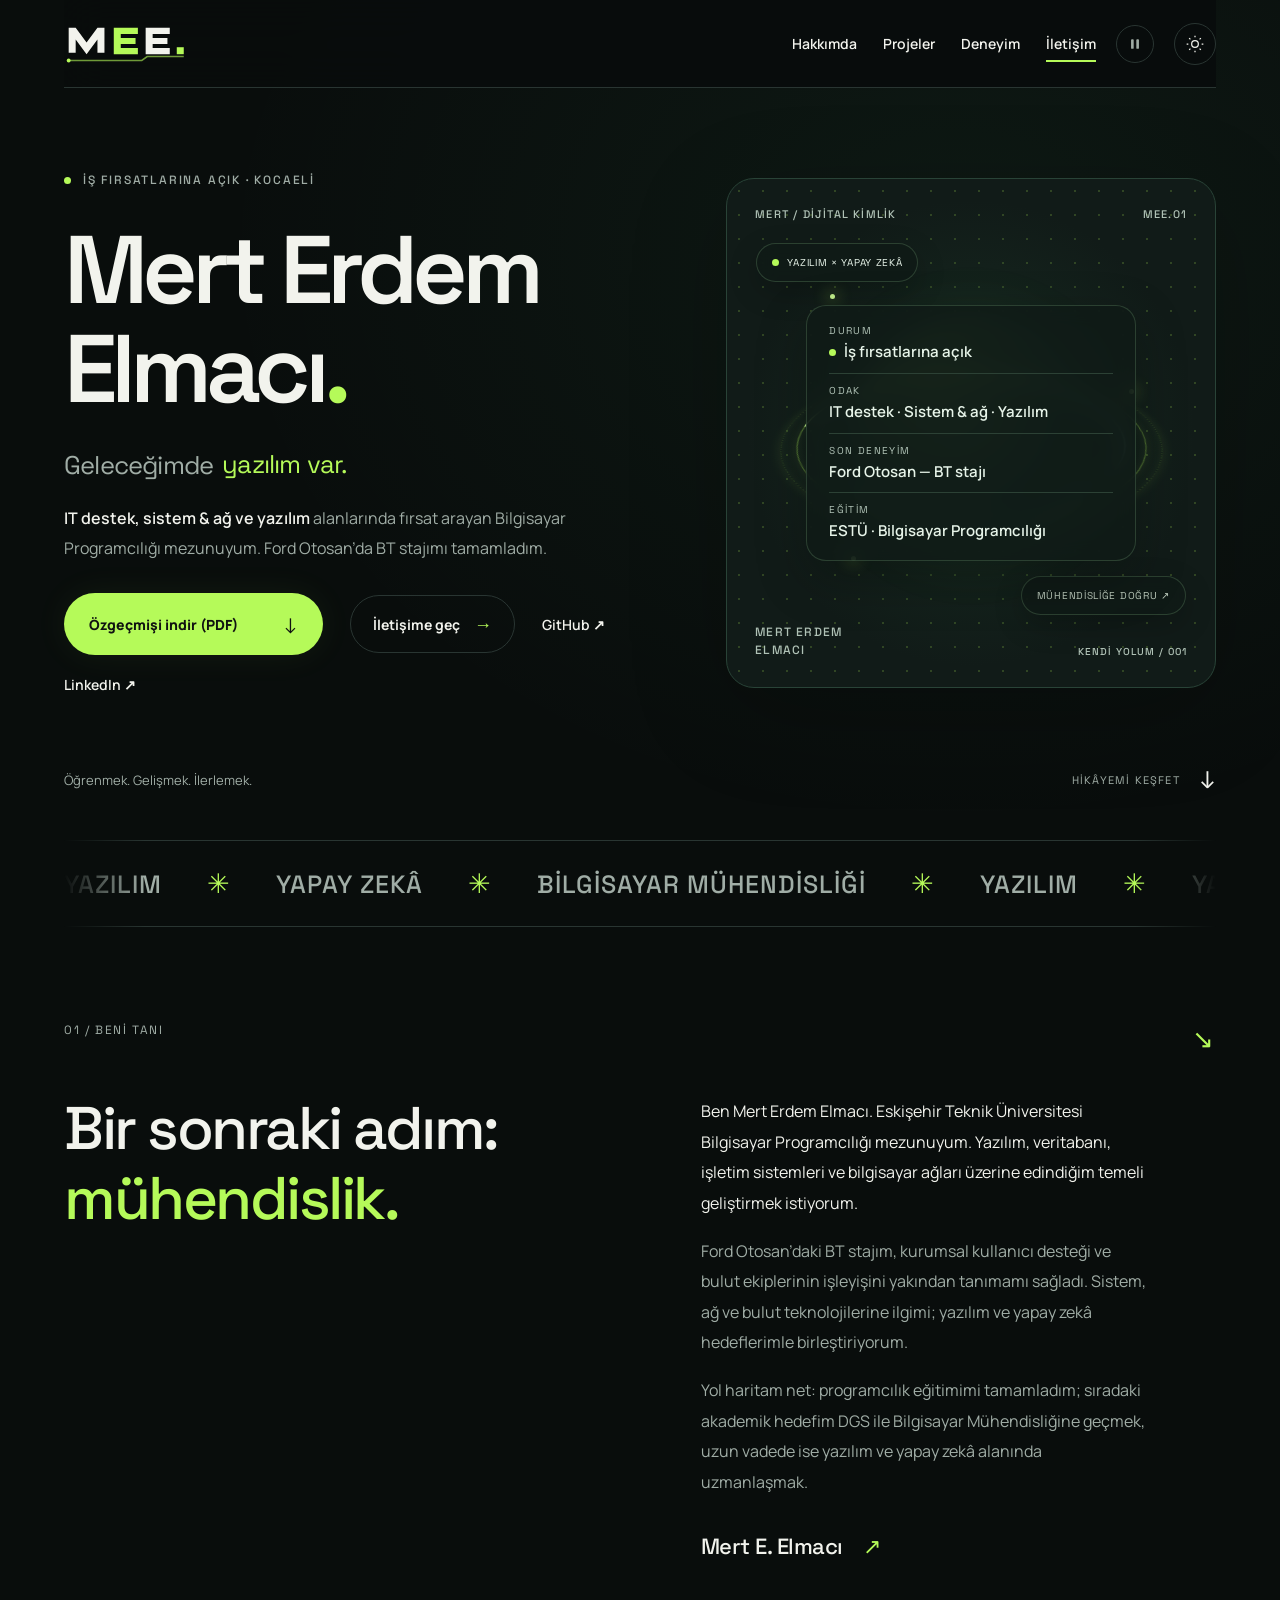
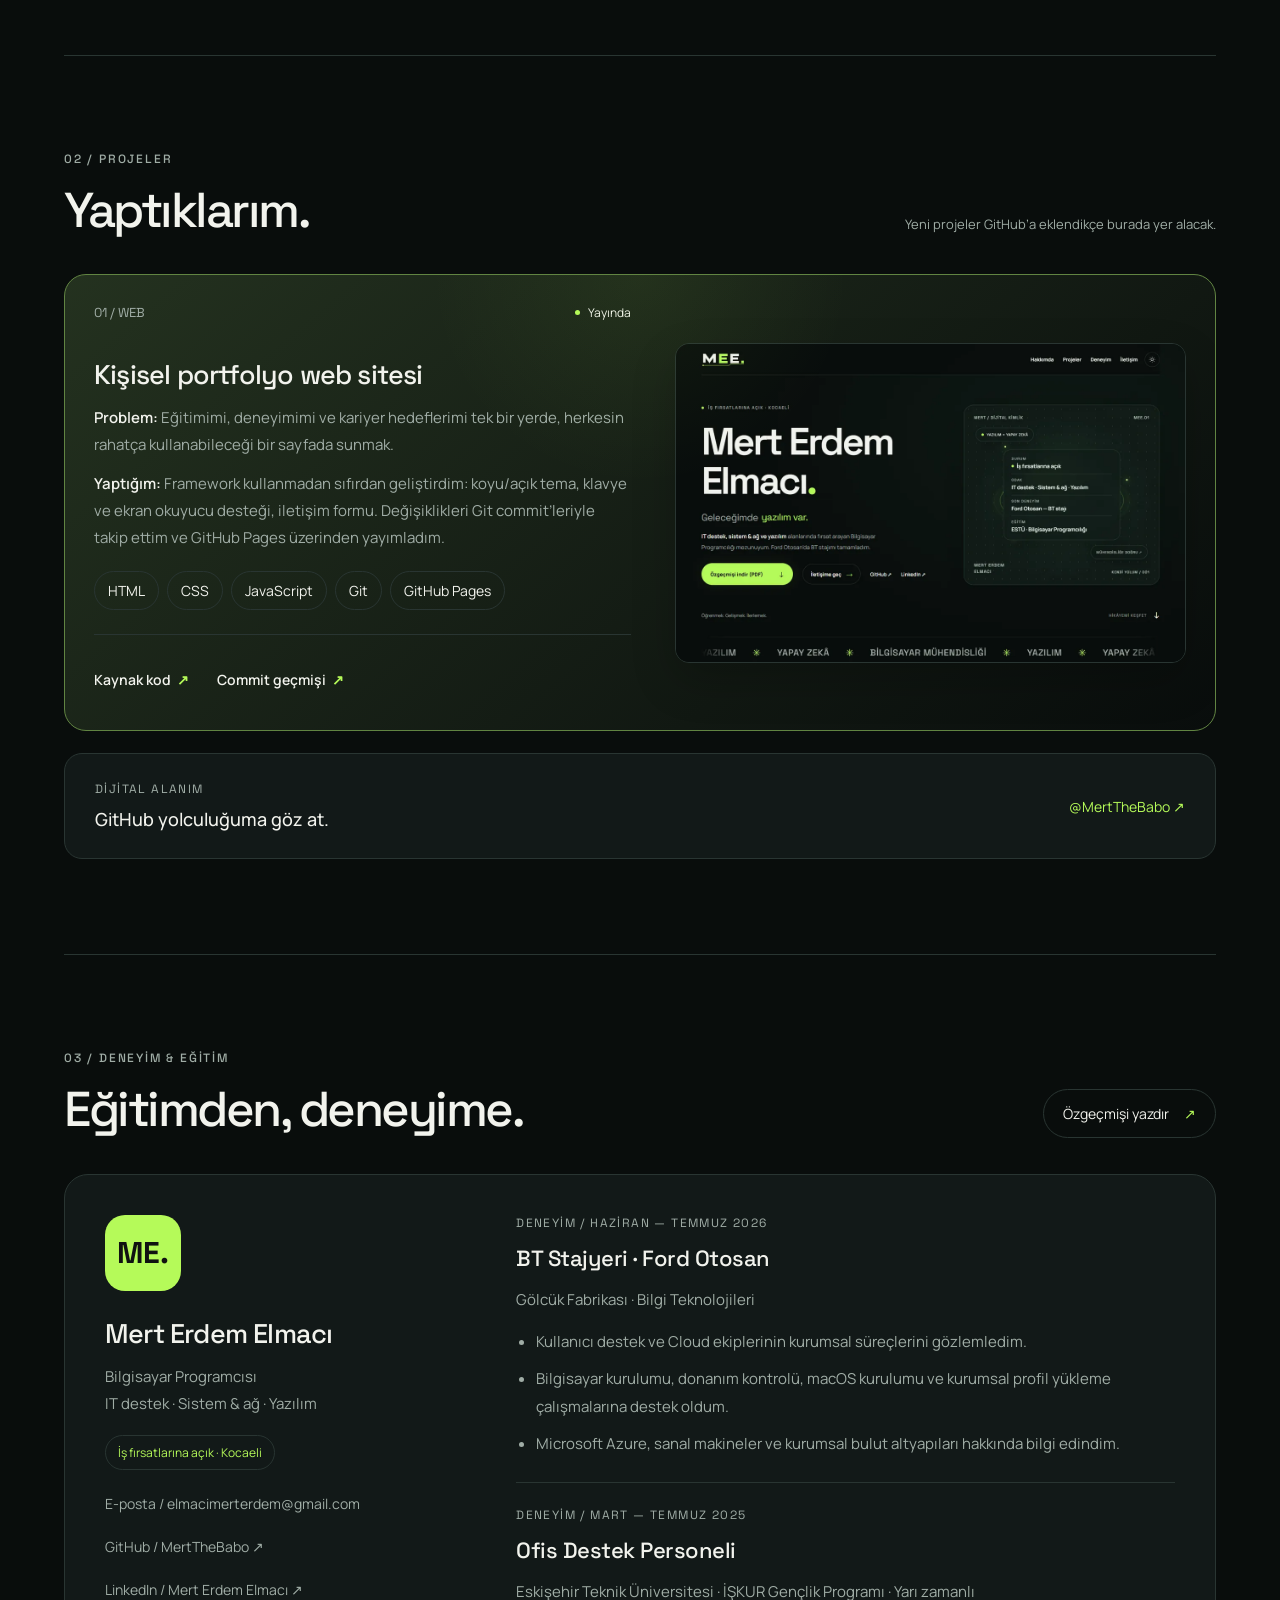
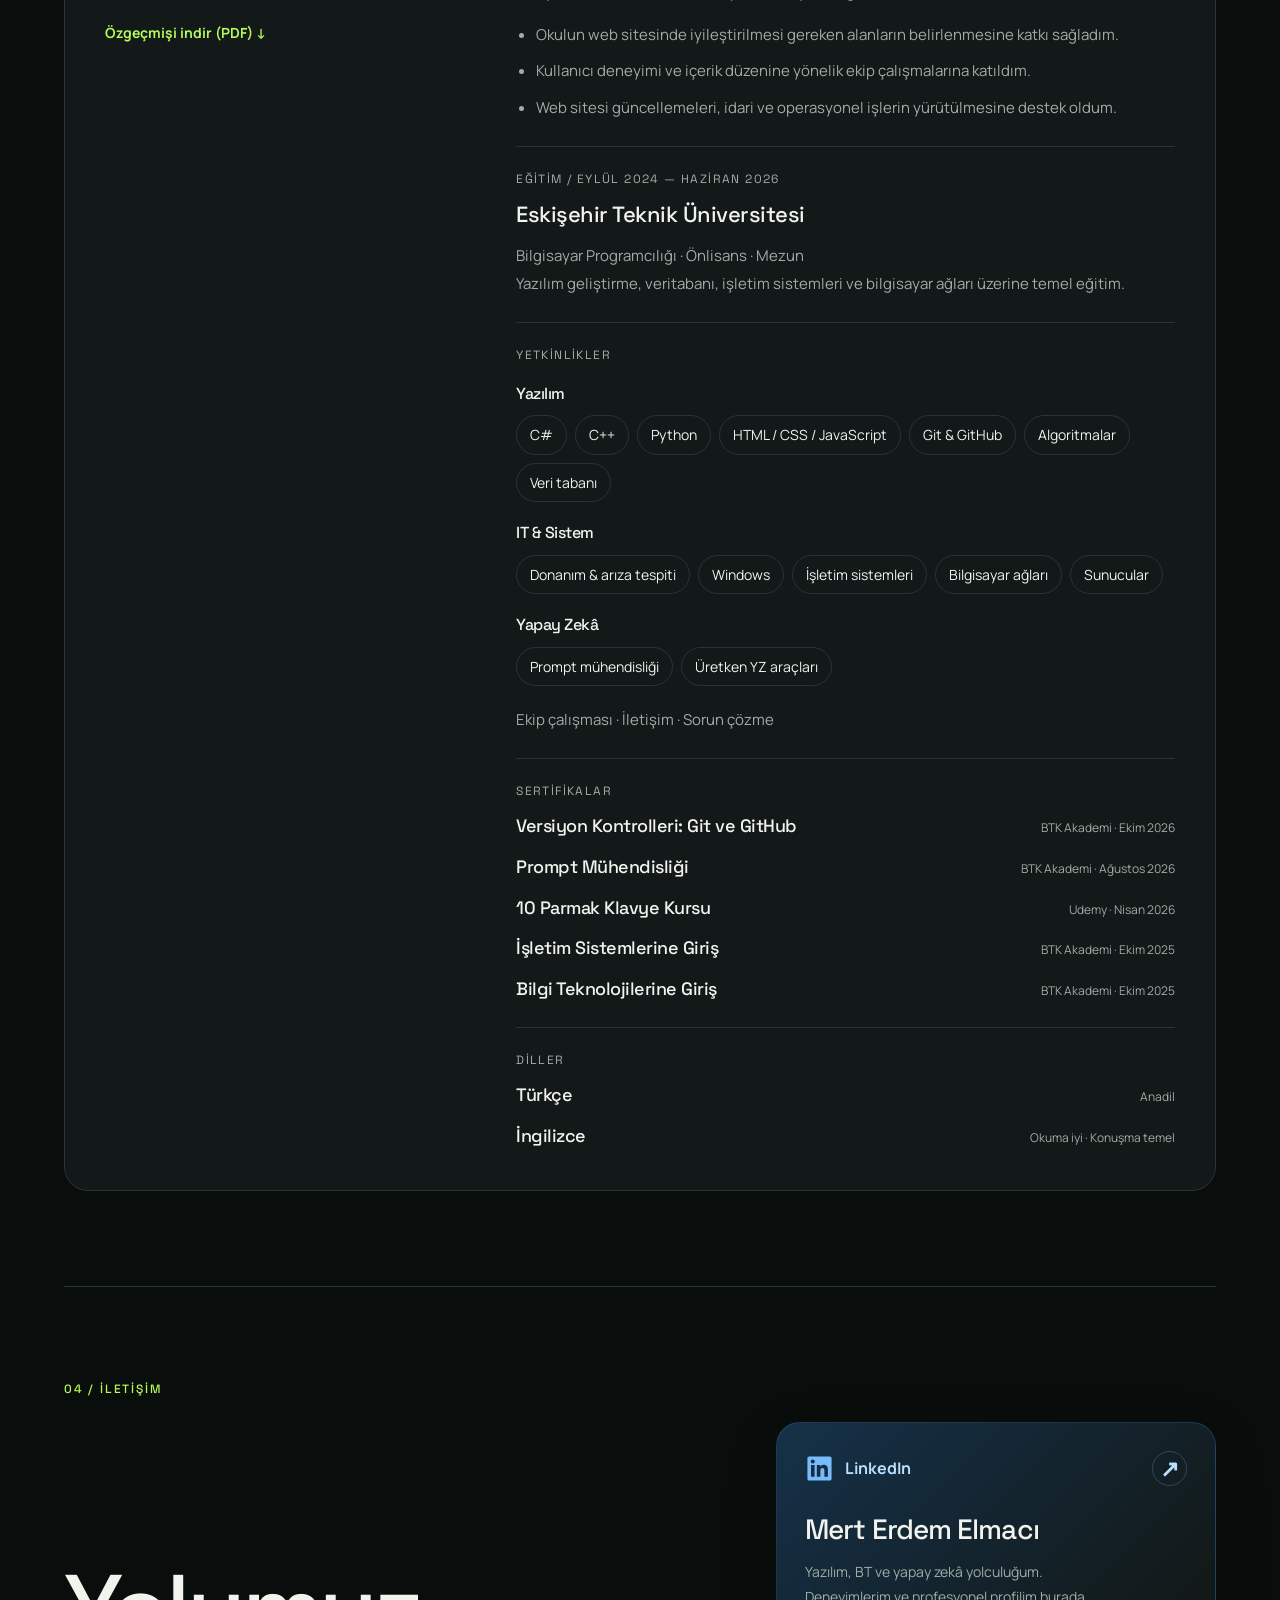
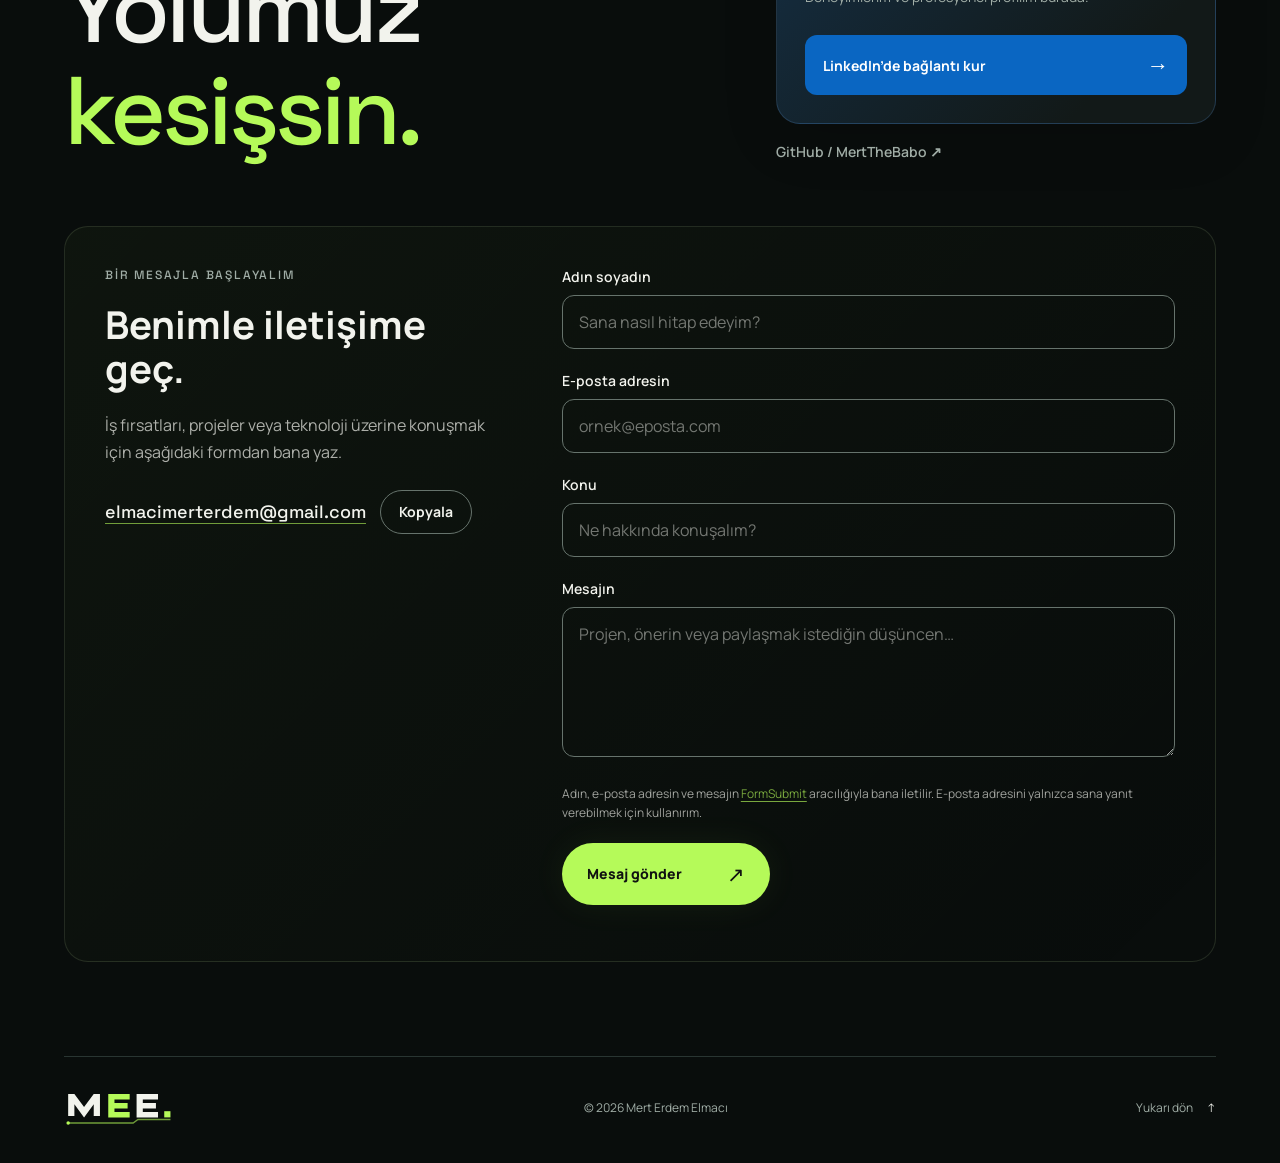
<file: index.html>
<!doctype html>
<html lang="tr" data-theme="dark">
<head>
<meta charset="UTF-8"><meta name="viewport" content="width=device-width, initial-scale=1"><meta name="theme-color" content="#090d0c">
<script>(()=>{const r=document.documentElement;let t,m;try{t=localStorage.getItem('mert-theme');m=localStorage.getItem('mert-motion')}catch{}if(t!=='light'&&t!=='dark')t='dark';r.dataset.theme=t;if(m==='paused')r.classList.add('motion-paused')})();</script>
<meta name="description" content="Mert Erdem Elmacı — ESTÜ Bilgisayar Programcılığı mezunu, Ford Otosan BT stajyeri. IT destek, sistem &amp; ağ ve yazılım alanlarında iş fırsatlarına açık. Kocaeli.">
<title>Mert Erdem Elmacı — IT Destek, Sistem &amp; Ağ ve Yazılım | Bilgisayar Programcısı</title>
<link rel="canonical" href="https://mertthebabo.github.io/">
<link rel="icon" type="image/svg+xml" href="mee-favicon.svg">
<link rel="apple-touch-icon" href="apple-touch-icon.png">
<meta property="og:type" content="profile">
<meta property="og:locale" content="tr_TR">
<meta property="og:site_name" content="Mert Erdem Elmacı">
<meta property="og:title" content="Mert Erdem Elmacı — Bilgisayar Programcısı · IT Destek, Sistem &amp; Ağ, Yazılım">
<meta property="og:description" content="ESTÜ Bilgisayar Programcılığı mezunu. Ford Otosan BT stajı; IT destek, sistem &amp; ağ ve yazılım alanlarında iş fırsatlarına açık. Kocaeli.">
<meta property="og:url" content="https://mertthebabo.github.io/">
<meta property="og:image" content="https://mertthebabo.github.io/og-image.png">
<meta property="og:image:width" content="1200"><meta property="og:image:height" content="630">
<meta property="og:image:alt" content="Mert Erdem Elmacı — MEE logosu ve unvan">
<meta name="twitter:card" content="summary_large_image">
<script type="application/ld+json">{"@context":"https://schema.org","@type":"Person","name":"Mert Erdem Elmacı","url":"https://mertthebabo.github.io/","jobTitle":"Bilgisayar Programcısı","address":{"@type":"PostalAddress","addressLocality":"Kocaeli","addressCountry":"TR"},"alumniOf":{"@type":"CollegeOrUniversity","name":"Eskişehir Teknik Üniversitesi"},"knowsAbout":["IT destek","Donanım ve arıza tespiti","Windows","İşletim sistemleri","Bilgisayar ağları","C#","C++","Python","HTML","CSS","JavaScript","Git","GitHub"],"sameAs":["https://github.com/MertTheBabo","https://www.linkedin.com/in/mert-erdem-elmac%C4%B1-83bb87357/"]}</script>
<link rel="preload" href="fonts/manrope-latin.woff2" as="font" type="font/woff2" crossorigin><link rel="preload" href="fonts/space-grotesk-latin.woff2" as="font" type="font/woff2" crossorigin>
<link rel="stylesheet" href="css/main.css?v=5"><script src="js/main.js?v=5" defer></script>
</head>
<body>
<div class="reading-progress" aria-hidden="true"></div><div class="ambient-glow" aria-hidden="true"></div>
<a class="skip-link" href="#main">İçeriğe geç</a>
<div class="site-shell">
<header class="header">
<a class="wordmark mee-brand" href="#" aria-label="MEE — Mert Erdem Elmacı, başlangıç"><svg class="mee-logo" viewBox="0 0 162 60" fill="currentColor" aria-hidden="true" focusable="false"><path class="mee-letter" d="M6 42V10h9l14 19 14-19h9v32h-9V25L29 44 15 25v17Z"/><path class="mee-letter mee-e" d="M64 10h31v8H73v5h19v8H73v5h22v8H64Z"/><path class="mee-letter" d="M105 10h31v8h-22v5h19v8h-19v5h22v8h-31Z"/><path class="mee-cursor" d="M145 35h9v9h-9Z"/><path class="mee-rail" d="M6 52h94l7-5h47" fill="none" stroke-width="2"/><circle class="mee-node" cx="6" cy="52" r="2.5"/></svg></a>
<nav id="main-nav" aria-label="Ana menü"><a href="#hakkimda">Hakkımda</a><a href="#projeler">Projeler</a><a href="#deneyim">Deneyim</a><a href="#iletisim">İletişim</a></nav>
<button class="motion-button" type="button" aria-pressed="false" aria-label="Animasyonları duraklat" title="Animasyonları duraklat"><svg class="icon-pause" viewBox="0 0 16 16" aria-hidden="true" focusable="false"><rect x="3.5" y="2.5" width="3" height="11" rx="1"/><rect x="9.5" y="2.5" width="3" height="11" rx="1"/></svg><svg class="icon-play" viewBox="0 0 16 16" aria-hidden="true" focusable="false"><path d="M4.5 2.8v10.4a.8.8 0 0 0 1.2.7l8.3-5.2a.8.8 0 0 0 0-1.4L5.7 2.1a.8.8 0 0 0-1.2.7Z"/></svg></button>
<button class="theme-button" type="button" aria-label="Açık temaya geç" title="Açık temaya geç" aria-pressed="false"><svg class="icon-sun" viewBox="0 0 24 24" fill="none" aria-hidden="true" focusable="false"><circle cx="12" cy="12" r="4"/><path d="M12 2v2m0 16v2M2 12h2m16 0h2M5 5l1.5 1.5m11 11L19 19M5 19l1.5-1.5m11-11L19 5"/></svg><svg class="icon-moon" viewBox="0 0 24 24" fill="none" aria-hidden="true" focusable="false"><path d="M20 14.5A8.5 8.5 0 0 1 9.5 4a8.5 8.5 0 1 0 10.5 10.5Z"/></svg></button>
<button class="menu-button" type="button" aria-label="Menüyü aç" aria-controls="main-nav" aria-expanded="false"><span></span><span></span></button>
</header>
<main id="main">
<section class="hero" aria-labelledby="hero-title">
<div class="hero-copy"><div class="eyebrow"><span class="status-dot" aria-hidden="true"></span>İŞ FIRSATLARINA AÇIK · KOCAELİ</div>
<h1 id="hero-title">Mert Erdem<br><span class="surname">Elmacı<span class="title-dot">.</span></span></h1>
<p class="animated-intro"><span class="visually-hidden">Geleceğimde yazılım, yapay zekâ ve mühendislik var.</span><span class="intro-prefix" aria-hidden="true">Geleceğimde</span><span class="word-window" aria-hidden="true"><span class="word-track"><span>yazılım var.</span><span>yapay zekâ var.</span><span>mühendislik var.</span><span>yazılım var.</span></span></span></p>
<p class="hero-description hero-role"><strong>IT destek, sistem &amp; ağ ve yazılım</strong> alanlarında fırsat arayan Bilgisayar Programcılığı mezunuyum. Ford Otosan’da BT stajımı tamamladım.</p>
<div class="hero-actions"><a class="button button-primary" href="cv/mert-erdem-elmaci-cv.pdf" download>Özgeçmişi indir (PDF) <span aria-hidden="true">↓</span></a><a class="outline-button" href="#iletisim">İletişime geç <span aria-hidden="true">→</span></a><a class="text-link" href="https://github.com/MertTheBabo" target="_blank" rel="noopener noreferrer">GitHub <span aria-hidden="true">↗</span><span class="visually-hidden"> (yeni sekmede açılır)</span></a><a class="text-link" href="https://www.linkedin.com/in/mert-erdem-elmac%C4%B1-83bb87357/" target="_blank" rel="noopener noreferrer">LinkedIn <span aria-hidden="true">↗</span><span class="visually-hidden"> (yeni sekmede açılır)</span></a></div>
</div>
<div class="identity-art">
<div class="art-top" aria-hidden="true"><span>MERT / DİJİTAL KİMLİK</span><span>MEE.01</span></div>
<div class="cosmic-field" aria-hidden="true"><div class="cosmic-core"></div><div class="cosmic-ring ring-a"></div><div class="cosmic-ring ring-b"></div><div class="cosmic-ring ring-c"></div><span class="star star-a"></span><span class="star star-b"></span><span class="star star-c"></span></div>
<h2 class="visually-hidden">Bir bakışta</h2>
<dl class="glance"><div><dt>Durum</dt><dd><span class="status-dot" aria-hidden="true"></span>İş fırsatlarına açık</dd></div><div><dt>Odak</dt><dd>IT destek · Sistem &amp; ağ · Yazılım</dd></div><div><dt>Son deneyim</dt><dd>Ford Otosan — BT stajı</dd></div><div><dt>Eğitim</dt><dd>ESTÜ · Bilgisayar Programcılığı</dd></div></dl>
<div class="floating-badge badge-a" aria-hidden="true"><span class="status-dot"></span>YAZILIM × YAPAY ZEKÂ</div><div class="floating-badge badge-b" aria-hidden="true">MÜHENDİSLİĞE DOĞRU ↗</div>
<div class="art-bottom" aria-hidden="true"><span>MERT ERDEM<br>ELMACI</span><span class="art-coordinate">KENDİ YOLUM / 001</span></div>
</div>
<div class="hero-foot"><span>Öğrenmek. Gelişmek. İlerlemek.</span><a href="#hakkimda">HİKÂYEMİ KEŞFET <span aria-hidden="true">↓</span></a></div>
</section>
<div class="ticker" aria-hidden="true"><div class="ticker-track"><span>YAZILIM <i>✳</i> YAPAY ZEKÂ <i>✳</i> BİLGİSAYAR MÜHENDİSLİĞİ <i>✳</i></span><span>YAZILIM <i>✳</i> YAPAY ZEKÂ <i>✳</i> BİLGİSAYAR MÜHENDİSLİĞİ <i>✳</i></span></div></div>
<section class="about section" id="hakkimda" aria-labelledby="about-title">
<div class="section-marker"><span>01 / BENİ TANI</span><span aria-hidden="true">↘</span></div>
<div class="about-main"><h2 id="about-title">Bir sonraki adım:<br><span class="accent">mühendislik.</span></h2><div class="about-text"><p>Ben Mert Erdem Elmacı. Eskişehir Teknik Üniversitesi Bilgisayar Programcılığı mezunuyum. Yazılım, veritabanı, işletim sistemleri ve bilgisayar ağları üzerine edindiğim temeli geliştirmek istiyorum.</p><p>Ford Otosan’daki BT stajım, kurumsal kullanıcı desteği ve bulut ekiplerinin işleyişini yakından tanımamı sağladı. Sistem, ağ ve bulut teknolojilerine ilgimi; yazılım ve yapay zekâ hedeflerimle birleştiriyorum.</p><p>Yol haritam net: programcılık eğitimimi tamamladım; sıradaki akademik hedefim DGS ile Bilgisayar Mühendisliğine geçmek, uzun vadede ise yazılım ve yapay zekâ alanında uzmanlaşmak.</p><div class="signature">Mert E. Elmacı <span aria-hidden="true">↗</span></div></div></div>
</section>
<section class="projects section" id="projeler" aria-labelledby="projects-title">
<div class="section-heading"><div><div class="eyebrow">02 / PROJELER</div><h2 id="projects-title">Yaptıklarım.</h2></div><span class="small-caption">Yeni projeler GitHub’a eklendikçe burada yer alacak.</span></div>
<div class="cards project-cards"><article class="card card-featured project-card">
<div class="card-top"><span class="card-index">01 / WEB</span><span class="pill"><span class="status-dot" aria-hidden="true"></span>Yayında</span></div>
<div class="project-body"><h3>Kişisel portfolyo web sitesi</h3><p><strong>Problem:</strong> Eğitimimi, deneyimimi ve kariyer hedeflerimi tek bir yerde, herkesin rahatça kullanabileceği bir sayfada sunmak.</p><p><strong>Yaptığım:</strong> Framework kullanmadan sıfırdan geliştirdim: koyu/açık tema, klavye ve ekran okuyucu desteği, iletişim formu. Değişiklikleri Git commit’leriyle takip ettim ve GitHub Pages üzerinden yayımladım.</p><ul class="focus-tags" aria-label="Kullanılan teknolojiler"><li>HTML</li><li>CSS</li><li>JavaScript</li><li>Git</li><li>GitHub Pages</li></ul></div>
<figure class="project-shot"><img src="img/portfolyo-site.webp" width="1200" height="750" loading="lazy" alt="Bu sitenin ana sayfası: koyu tema, MEE logosu, Mert Erdem Elmacı başlığı ve bir bakışta kartı"></figure>
<div class="card-bottom project-links"><a href="https://github.com/MertTheBabo/mertthebabo.github.io" target="_blank" rel="noopener noreferrer">Kaynak kod <span aria-hidden="true">↗</span><span class="visually-hidden"> (yeni sekmede açılır)</span></a><a href="https://github.com/MertTheBabo/mertthebabo.github.io/commits/main" target="_blank" rel="noopener noreferrer">Commit geçmişi <span aria-hidden="true">↗</span><span class="visually-hidden"> (yeni sekmede açılır)</span></a></div>
</article></div>
<a class="github-strip" href="https://github.com/MertTheBabo" target="_blank" rel="noopener noreferrer"><span><span class="resume-label">DİJİTAL ALANIM</span><strong>GitHub yolculuğuma göz at.</strong></span><span>@MertTheBabo <span aria-hidden="true">↗</span><span class="visually-hidden"> (yeni sekmede açılır)</span></span></a>
</section>
<section class="resume section" id="deneyim" aria-labelledby="resume-title">
<div class="section-heading"><div><div class="eyebrow">03 / DENEYİM &amp; EĞİTİM</div><h2 id="resume-title">Eğitimden, deneyime.</h2></div><button class="outline-button" id="print-cv" type="button">Özgeçmişi yazdır <span aria-hidden="true">↗</span></button></div>
<div class="resume-grid"><div class="resume-identity"><div class="avatar-initials" aria-hidden="true">ME.</div><h3>Mert Erdem Elmacı</h3><p>Bilgisayar Programcısı<br>IT destek · Sistem &amp; ağ · Yazılım</p><span class="resume-tag">İş fırsatlarına açık · Kocaeli</span><a href="mailto:elmacimerterdem@gmail.com">E-posta / elmacimerterdem@gmail.com</a><a href="https://github.com/MertTheBabo" target="_blank" rel="noopener noreferrer">GitHub / MertTheBabo <span aria-hidden="true">↗</span><span class="visually-hidden"> (yeni sekmede açılır)</span></a><a href="https://www.linkedin.com/in/mert-erdem-elmac%C4%B1-83bb87357/" target="_blank" rel="noopener noreferrer">LinkedIn / Mert Erdem Elmacı <span aria-hidden="true">↗</span><span class="visually-hidden"> (yeni sekmede açılır)</span></a><a class="resume-download" href="cv/mert-erdem-elmaci-cv.pdf" download>Özgeçmişi indir (PDF) <span aria-hidden="true">↓</span></a></div>
<div class="resume-details">
<article class="resume-item"><span class="resume-label">DENEYİM / HAZİRAN — TEMMUZ 2026</span><h3>BT Stajyeri · Ford Otosan</h3><p>Gölcük Fabrikası · Bilgi Teknolojileri</p><ul><li>Kullanıcı destek ve Cloud ekiplerinin kurumsal süreçlerini gözlemledim.</li><li>Bilgisayar kurulumu, donanım kontrolü, macOS kurulumu ve kurumsal profil yükleme çalışmalarına destek oldum.</li><li>Microsoft Azure, sanal makineler ve kurumsal bulut altyapıları hakkında bilgi edindim.</li></ul></article>
<article class="resume-item"><span class="resume-label">DENEYİM / MART — TEMMUZ 2025</span><h3>Ofis Destek Personeli</h3><p>Eskişehir Teknik Üniversitesi · İŞKUR Gençlik Programı · Yarı zamanlı</p><ul><li>Okulun web sitesinde iyileştirilmesi gereken alanların belirlenmesine katkı sağladım.</li><li>Kullanıcı deneyimi ve içerik düzenine yönelik ekip çalışmalarına katıldım.</li><li>Web sitesi güncellemeleri, idari ve operasyonel işlerin yürütülmesine destek oldum.</li></ul></article>
<article class="resume-item"><span class="resume-label">EĞİTİM / EYLÜL 2024 — HAZİRAN 2026</span><h3>Eskişehir Teknik Üniversitesi</h3><p>Bilgisayar Programcılığı · Önlisans · Mezun</p><p>Yazılım geliştirme, veritabanı, işletim sistemleri ve bilgisayar ağları üzerine temel eğitim.</p></article>
<article class="resume-item"><span class="resume-label">YETKİNLİKLER</span><h3 class="skill-group">Yazılım</h3><ul class="focus-tags"><li>C#</li><li>C++</li><li>Python</li><li>HTML / CSS / JavaScript</li><li>Git &amp; GitHub</li><li>Algoritmalar</li><li>Veri tabanı</li></ul><h3 class="skill-group">IT &amp; Sistem</h3><ul class="focus-tags"><li>Donanım &amp; arıza tespiti</li><li>Windows</li><li>İşletim sistemleri</li><li>Bilgisayar ağları</li><li>Sunucular</li></ul><h3 class="skill-group">Yapay Zekâ</h3><ul class="focus-tags"><li>Prompt mühendisliği</li><li>Üretken YZ araçları</li></ul><p>Ekip çalışması · İletişim · Sorun çözme</p></article>
<article class="resume-item"><span class="resume-label">SERTİFİKALAR</span><ul class="certificate-list"><li class="certificate-row"><h3>Versiyon Kontrolleri: Git ve GitHub</h3><span>BTK Akademi · Ekim 2026</span></li><li class="certificate-row"><h3>Prompt Mühendisliği</h3><span>BTK Akademi · Ağustos 2026</span></li><li class="certificate-row"><h3>10 Parmak Klavye Kursu</h3><span>Udemy · Nisan 2026</span></li><li class="certificate-row"><h3>İşletim Sistemlerine Giriş</h3><span>BTK Akademi · Ekim 2025</span></li><li class="certificate-row"><h3>Bilgi Teknolojilerine Giriş</h3><span>BTK Akademi · Ekim 2025</span></li></ul></article>
<article class="resume-item"><span class="resume-label">DİLLER</span><ul class="certificate-list"><li class="certificate-row"><h3>Türkçe</h3><span>Anadil</span></li><li class="certificate-row"><h3>İngilizce</h3><span>Okuma iyi · Konuşma temel</span></li></ul></article>
</div></div>
</section>
<section class="contact section" id="iletisim" aria-labelledby="contact-title"><div class="eyebrow">04 / İLETİŞİM</div><div class="contact-row"><h2 id="contact-title">Yolumuz<br><span>kesişsin.</span></h2><div class="contact-socials"><a class="linkedin-card" href="https://www.linkedin.com/in/mert-erdem-elmac%C4%B1-83bb87357/" target="_blank" rel="noopener noreferrer" aria-label="Mert Erdem Elmacı ile LinkedIn’de bağlantı kur, yeni sekmede açılır"><span class="linkedin-card-top"><svg class="linkedin-logo" viewBox="0 0 24 24" fill="currentColor" aria-hidden="true"><path d="M20.45 2H3.55C2.69 2 2 2.68 2 3.52v16.96C2 21.32 2.69 22 3.55 22h16.9c.86 0 1.55-.68 1.55-1.52V3.52C22 2.68 21.31 2 20.45 2ZM7.93 18.74H4.98V9.2h2.95v9.54ZM6.45 7.9a1.71 1.71 0 1 1 0-3.42 1.71 1.71 0 0 1 0 3.42ZM19 18.74h-2.94V14.1c0-1.11-.02-2.54-1.55-2.54-1.55 0-1.79 1.21-1.79 2.46v4.72H9.78V9.2h2.82v1.3h.04c.39-.74 1.35-1.52 2.78-1.52 2.97 0 3.52 1.95 3.52 4.48v5.28Z"/></svg><span>LinkedIn</span><span class="linkedin-external" aria-hidden="true">↗</span></span><span class="linkedin-person">Mert Erdem Elmacı</span><span class="linkedin-description">Yazılım, BT ve yapay zekâ yolculuğum.<br>Deneyimlerim ve profesyonel profilim burada.</span><span class="linkedin-cta">LinkedIn’de bağlantı kur <span aria-hidden="true">→</span></span></a><a class="text-link" href="https://github.com/MertTheBabo" target="_blank" rel="noopener noreferrer">GitHub / MertTheBabo <span aria-hidden="true">↗</span><span class="visually-hidden"> (yeni sekmede açılır)</span></a></div></div>
<div class="message-panel">
<div class="message-intro"><span class="eyebrow">BİR MESAJLA BAŞLAYALIM</span><h3>Benimle iletişime geç.</h3><p>İş fırsatları, projeler veya teknoloji üzerine konuşmak için aşağıdaki formdan bana yaz.</p><div class="email-row"><a class="email-link" href="mailto:elmacimerterdem@gmail.com">elmacimerterdem@gmail.com</a><button class="copy-button" type="button" data-copy="elmacimerterdem@gmail.com">Kopyala<span class="visually-hidden"> (e-posta adresi)</span></button><span class="copy-status" role="status" aria-live="polite"></span></div></div>
<form id="contact-form" action="https://formsubmit.co/elmacimerterdem@gmail.com" method="POST" aria-describedby="contact-privacy">
<label for="contact-name">Adın soyadın</label><input id="contact-name" name="name" autocomplete="name" required maxlength="100" placeholder="Sana nasıl hitap edeyim?">
<label for="contact-email">E-posta adresin</label><input id="contact-email" name="email" type="email" autocomplete="email" required maxlength="254" placeholder="ornek@eposta.com">
<label for="contact-subject">Konu</label><input id="contact-subject" name="Konu" required maxlength="150" placeholder="Ne hakkında konuşalım?">
<label for="contact-message">Mesajın</label><textarea id="contact-message" name="message" required minlength="10" maxlength="5000" rows="5" placeholder="Projen, önerin veya paylaşmak istediğin düşüncen…"></textarea>
<input type="text" name="_honey" class="message-trap" tabindex="-1" autocomplete="off" aria-hidden="true">
<input type="hidden" name="_subject" value="Kişisel web sitemden yeni mesaj"><input type="hidden" name="_template" value="table">
<p class="message-privacy" id="contact-privacy">Adın, e-posta adresin ve mesajın <a href="https://formsubmit.co/" target="_blank" rel="noopener noreferrer">FormSubmit<span class="visually-hidden"> (yeni sekmede açılır)</span></a> aracılığıyla bana iletilir. E-posta adresini yalnızca sana yanıt verebilmek için kullanırım.</p>
<button class="button button-primary" id="contact-send" type="submit">Mesaj gönder <span aria-hidden="true">↗</span></button>
<p id="contact-status" class="message-status" role="status" aria-live="polite"></p>
<noscript><p>Gönderdiğinde FormSubmit'in onay sayfasına yönlendirilirsin.</p></noscript>
</form></div>
</section>
</main><footer><a class="back-top" href="#" aria-label="Sayfanın başına dön"><span aria-hidden="true">↑</span></a><a class="wordmark mee-brand" href="#" aria-label="MEE — Mert Erdem Elmacı, başlangıç"><svg class="mee-logo" viewBox="0 0 162 60" fill="currentColor" aria-hidden="true" focusable="false"><path class="mee-letter" d="M6 42V10h9l14 19 14-19h9v32h-9V25L29 44 15 25v17Z"/><path class="mee-letter mee-e" d="M64 10h31v8H73v5h19v8H73v5h22v8H64Z"/><path class="mee-letter" d="M105 10h31v8h-22v5h19v8h-19v5h22v8h-31Z"/><path class="mee-cursor" d="M145 35h9v9h-9Z"/><path class="mee-rail" d="M6 52h94l7-5h47" fill="none" stroke-width="2"/><circle class="mee-node" cx="6" cy="52" r="2.5"/></svg></a><span>© <span id="year">2026</span> Mert Erdem Elmacı</span><a href="#">Yukarı dön <span aria-hidden="true">↑</span></a></footer>
</div>
</body></html>
</file>
<file: css/main.css>
/* mertthebabo.github.io — tek stil dosyası.
   Sıra kaskadı korur: sonraki kural öncekini ezer. Yeni stil eklerken ilgili bölümün sonuna yaz. */

/* === Token'lar === */
:root{color-scheme:dark;--bg:#090d0c;--panel:#121918;--text:#f2f3ed;--muted:#a0ada6;--line:#293532;--accent:#b5fa59;--ink:#101211;--font:'Manrope',Arial,sans-serif;--display:'Space Grotesk','Manrope',Arial,sans-serif;--field-border:#66736c;--danger:#e58169;--success:#79ad39;--lime:#b5fa59}
:root[data-theme=light]{color-scheme:light;--bg:#f3f6f1;--panel:#e7ede6;--text:#172018;--muted:#566454;--line:#c4d0c1;--accent:#345e08;--ink:#f5f7f1;--field-border:#7a8777;--danger:#b3261e;--success:#2f6b12}

/* === Fontlar: siteyle birlikte sunulur (SIL OFL 1.1), yalnızca latin + latin-ext (Türkçe karakterler) === */
@font-face{font-family:'Manrope';font-style:normal;font-weight:400 800;font-display:swap;src:url(../fonts/manrope-latin-ext.woff2) format('woff2');unicode-range:U+0100-02BA, U+02BD-02C5, U+02C7-02CC, U+02CE-02D7, U+02DD-02FF, U+0304, U+0308, U+0329, U+1D00-1DBF, U+1E00-1E9F, U+1EF2-1EFF, U+2020, U+20A0-20AB, U+20AD-20C0, U+2113, U+2C60-2C7F, U+A720-A7FF}
@font-face{font-family:'Manrope';font-style:normal;font-weight:400 800;font-display:swap;src:url(../fonts/manrope-latin.woff2) format('woff2');unicode-range:U+0000-00FF, U+0131, U+0152-0153, U+02BB-02BC, U+02C6, U+02DA, U+02DC, U+0304, U+0308, U+0329, U+2000-206F, U+20AC, U+2122, U+2191, U+2193, U+2212, U+2215, U+FEFF, U+FFFD}
@font-face{font-family:'Space Grotesk';font-style:normal;font-weight:400 700;font-display:swap;src:url(../fonts/space-grotesk-latin-ext.woff2) format('woff2');unicode-range:U+0100-02BA, U+02BD-02C5, U+02C7-02CC, U+02CE-02D7, U+02DD-02FF, U+0304, U+0308, U+0329, U+1D00-1DBF, U+1E00-1E9F, U+1EF2-1EFF, U+2020, U+20A0-20AB, U+20AD-20C0, U+2113, U+2C60-2C7F, U+A720-A7FF}
@font-face{font-family:'Space Grotesk';font-style:normal;font-weight:400 700;font-display:swap;src:url(../fonts/space-grotesk-latin.woff2) format('woff2');unicode-range:U+0000-00FF, U+0131, U+0152-0153, U+02BB-02BC, U+02C6, U+02DA, U+02DC, U+0304, U+0308, U+0329, U+2000-206F, U+20AC, U+2122, U+2191, U+2193, U+2212, U+2215, U+FEFF, U+FFFD}

/* === Temel stiller (eski style.css) === */
*{box-sizing:border-box}
html{scroll-behavior:smooth;scroll-padding-top:28px}
body{margin:0;background:var(--bg);color:var(--text);font-family:var(--font);font-size:16px;-webkit-font-smoothing:antialiased;transition:background .25s,color .25s}
a{color:inherit;text-decoration:none}
button{font:inherit}
a,button{-webkit-tap-highlight-color:transparent}
a:focus-visible,button:focus-visible{outline:3px solid var(--accent);outline-offset:6px}
::selection{background:var(--accent);color:var(--ink)}
.site-shell{max-width:1536px;margin:auto;padding:0 64px}
.header{height:112px;display:flex;align-items:center;border-bottom:1px solid var(--line);gap:28px}
.wordmark{font-family:var(--display);font-size:34px;font-weight:700;letter-spacing:-2px}
nav{display:flex;gap:36px;margin-left:auto;font-size:14px;font-weight:600}
nav a:hover,.text-link:hover,footer>a:last-child:hover{color:var(--accent)}
.theme-button{display:grid;place-items:center;width:42px;height:42px;margin-left:14px;border:1px solid var(--line);border-radius:50%;color:var(--text);background:transparent;cursor:pointer}
.theme-button:hover{border-color:var(--accent)}
.theme-button svg{width:20px;stroke:currentColor;stroke-width:1.5}
.hero{display:grid;grid-template-columns:1.25fr 1fr;gap:48px 64px;padding-top:72px}
.hero-copy{padding-top:18px}
.eyebrow{font-family:var(--display);font-size:12px;font-weight:500;letter-spacing:1.8px;display:flex;align-items:center;gap:12px;color:var(--muted)}
.status-dot{display:inline-block;width:7px;height:7px;flex-shrink:0;background:var(--accent);border-radius:50%}
.hero h1{font-family:var(--display);font-weight:500;font-size:clamp(58px,6.8vw,104px);line-height:1.05;letter-spacing:-6px;margin:29px 0 30px}
.surname{color:var(--muted)}
.title-dot{color:var(--accent)}
.hero-description{font-size:18px;line-height:1.8;color:var(--muted);margin:0}
.hero-actions{display:flex;align-items:center;gap:34px;margin-top:34px}
.button{display:inline-flex;align-items:center;justify-content:space-between;gap:45px;border-radius:7px;padding:17px 21px;font-size:14px;font-weight:800}
.button-primary{background:var(--accent);color:var(--ink);transition:transform .2s,filter .2s}
.button-primary:hover{transform:translateY(-3px);filter:brightness(1.08)}
.button span{font-size:21px;font-weight:400}
.text-link{font-size:14px;font-weight:600;display:flex;gap:16px;align-items:center}
.text-link span{font-size:21px}
.identity-art{height:466px;position:relative;overflow:hidden;background:#c5f466;color:#152211;border-radius:16px;background-image:linear-gradient(#1522110b 1px,transparent 1px),linear-gradient(90deg,#1522110b 1px,transparent 1px);background-size:32px 32px;isolation:isolate}
.art-top,.art-bottom{position:absolute;left:26px;right:26px;display:flex;justify-content:space-between;font-family:var(--display);font-size:11px;font-weight:500;letter-spacing:1.2px;z-index:3}
.art-top{top:25px}
.art-bottom{bottom:25px;line-height:1.5}
.hero-foot{grid-column:1/-1;display:flex;justify-content:space-between;align-items:center;padding:3px 0 31px;border-bottom:1px solid var(--line);color:var(--muted);font-size:13px}
.hero-foot>a{font-family:var(--display);font-size:11px;letter-spacing:1.2px;display:flex;align-items:center;gap:20px}
.hero-foot>a span{color:var(--text);font-size:24px}
.section{padding:76px 0;border-bottom:1px solid var(--line)}
.section-marker{display:flex;justify-content:space-between;font-family:var(--display);font-size:12px;color:var(--muted);letter-spacing:1.6px}
.section-marker>span:last-child{font-size:26px;color:var(--accent)}
.about-main{display:grid;grid-template-columns:1.1fr 1fr;gap:90px;padding-top:28px}
h2{font-family:var(--display);font-size:clamp(36px,4vw,56px);font-weight:500;letter-spacing:-2.5px;line-height:1.15;margin:0}
.accent{color:var(--accent)}
.about-text{padding-top:2px}
.about-text p{margin:0 0 18px;max-width:450px;font-size:16px;line-height:1.85;color:var(--muted)}
.about-text p:first-child{color:var(--text)}
.signature{margin-top:29px;font-family:var(--display);font-size:18px;font-weight:500;letter-spacing:-.5px}
.signature span{color:var(--accent);margin-left:15px}
.section-heading{display:flex;justify-content:space-between;align-items:flex-end;margin-bottom:36px;gap:24px}
.section-heading h2{margin-top:15px;font-size:44px}
.small-caption{font-size:13px;color:var(--muted);padding-bottom:5px}
.cards{display:grid;grid-template-columns:repeat(3,1fr);gap:18px}
.card{border:1px solid var(--line);border-radius:12px;padding:25px;min-height:310px;display:flex;flex-direction:column;justify-content:space-between;gap:30px;background:var(--panel)}
.card-featured{border-color:color-mix(in srgb,var(--accent) 40%,var(--line));background:linear-gradient(130deg,color-mix(in srgb,var(--accent) 7%,var(--panel)),var(--panel))}
.card-top,.card-bottom{display:flex;align-items:center;justify-content:space-between}
.card-index{font-family:var(--display);font-size:13px;color:var(--muted)}
.card h3{margin:12px 0 12px;font-family:var(--display);font-size:25px;font-weight:500;letter-spacing:-.8px}
.card p{font-size:14px;line-height:1.8;color:var(--muted);margin:0}
.card-bottom{font-size:12px;color:var(--muted);padding-top:22px;border-top:1px solid var(--line)}
.pill{display:flex;align-items:center;gap:8px;color:var(--text);font-size:12px}
.pill .status-dot{width:5px;height:5px}
.contact{padding:69px 0 75px}
.contact-row{display:flex;justify-content:space-between;align-items:flex-end;gap:40px;margin-top:25px}
.contact h2{font-size:clamp(50px,6.2vw,84px);letter-spacing:-4px;line-height:1.06}
.contact h2>span{color:var(--muted)}
footer{display:flex;align-items:center;justify-content:space-between;gap:24px;padding:30px 0 35px}
footer .wordmark{font-size:29px}
footer>span,footer>a:last-child{font-size:12px;color:var(--muted)}
footer>a:last-child span{margin-left:12px;color:var(--text)}
.skip-link{position:fixed;left:20px;top:-80px;padding:15px 20px;background:var(--accent);color:var(--ink);z-index:99}
.skip-link:focus{top:15px}
@media (min-width:1500px){
  .hero{gap:48px 100px}
  .identity-art{height:500px}
  .hero h1{font-size:108px}
}
@media (max-width:1050px){
  .site-shell{padding:0 36px}
  .hero{gap:40px 36px}
  .hero h1{font-size:74px;letter-spacing:-4px}
  .identity-art{height:426px}
  .about-main{gap:44px}
  .card{padding:21px}
  .card h3{font-size:22px}
  .section-heading h2{font-size:38px}
}
@media (max-width:760px){
  .site-shell{padding:0 24px}
  .header{height:88px;gap:12px}
  .wordmark{font-size:31px}
  nav{gap:18px;font-size:12px}
  nav>a:nth-child(2){display:none}
  .theme-button{width:36px;height:36px;margin-left:0}
  .hero{grid-template-columns:1fr;padding-top:36px;gap:36px}
  .hero-copy{padding-top:8px}
  .hero h1{font-size:clamp(55px,10vw,78px);letter-spacing:-3px;margin:25px 0}
  .hero-description{font-size:16px}
  .hero-actions{margin-top:27px;gap:28px}
  .identity-art{height:385px;max-width:100%}
  .hero-foot{gap:18px;padding-bottom:24px;font-size:12px;align-items:flex-start}
  .hero-foot>span{max-width:160px;line-height:1.7}
  .hero-foot>a{font-size:10px;letter-spacing:.5px;gap:12px;max-width:150px;line-height:1.7}
  .section{padding:49px 0}
  .about-main{grid-template-columns:1fr;gap:27px;padding-top:23px}
  h2{font-size:43px;letter-spacing:-2px}
  .about-text p{max-width:100%;font-size:15px}
  .signature{margin-top:22px}
  .section-heading{display:block;margin-bottom:25px}
  .section-heading h2{font-size:36px}
  .small-caption{display:block;margin-top:17px}
  .cards{grid-template-columns:1fr;gap:14px}
  .card{padding:25px;min-height:272px;gap:23px}
  .card h3{font-size:26px}
  .card p{max-width:430px}
  .contact-row{display:block}
  .contact h2{font-size:61px;letter-spacing:-3px}
  footer{flex-wrap:wrap;padding:26px 0;gap:18px}
  footer .wordmark{width:100%;font-size:30px}
  footer>span,footer>a:last-child{font-size:11px}
}
@media (max-width:380px){
  .site-shell{padding:0 18px}
  nav{gap:13px;font-size:12px}
  .hero h1{font-size:53px}
  .button{padding:15px 18px;gap:27px}
  .hero-actions{gap:20px}
  .identity-art{height:340px}
  .contact h2{font-size:53px}
  footer{gap:12px}
}
@media (prefers-reduced-motion:reduce){
  html{scroll-behavior:auto}
  *,*::before,*::after{animation:none!important;transition:none!important}
}

/* === Tasarım katmanı (eski enhancements.css) === */
.ambient-glow{position:absolute;top:0;left:0;width:100%;height:1000px;background:radial-gradient(ellipse at 75% 25%,#63f1a00e,transparent 55%);pointer-events:none;z-index:-1}
.reading-progress{position:fixed;top:0;left:0;width:var(--progress,0%);height:3px;background:var(--accent);z-index:100;box-shadow:0 0 12px color-mix(in srgb,var(--accent) 50.2%,transparent)}
.site-shell{padding:0 5vw}
.header{position:sticky;top:0;height:88px;z-index:20;background:color-mix(in srgb,var(--bg) 92%,transparent);backdrop-filter:blur(22px);gap:20px}
.header nav{gap:26px}
.header nav a{position:relative;padding:12px 0}
.header nav a::after{content:'';position:absolute;bottom:3px;left:0;width:100%;height:2px;background:var(--accent);transform:scaleX(0);transform-origin:left;transition:transform .25s}
.header nav a[aria-current]::after,.header nav a:hover::after{transform:scaleX(1)}
.motion-button{background:none;border:1px solid var(--line);border-radius:50%;color:var(--muted);width:38px;height:38px;cursor:pointer;font-size:16px}
.motion-button:hover{color:var(--text);border-color:var(--accent)}
.theme-button{margin-left:0}
.menu-button{display:none}
.hero{padding-top:84px;gap:40px 50px;align-items:center;position:relative}
.hero-copy{padding-top:0}
.hero h1{font-size:clamp(62px,7.5vw,112px);font-weight:600;line-height:1.03;letter-spacing:-6px;margin:33px 0 28px}
.surname{color:var(--text)}
.title-dot{display:inline-block;animation:dotPulse 4s ease-in-out infinite}
.animated-intro{display:flex;align-items:center;gap:9px;font-size:clamp(18px,2vw,27px);font-family:var(--display);letter-spacing:-.8px;margin-bottom:20px;flex-wrap:wrap}
.intro-prefix{color:var(--muted)}
.word-window{height:1.4em;overflow:hidden;line-height:1.4;display:inline-block;color:var(--accent)}
.word-track{display:flex;flex-direction:column;animation:words 12s infinite}
.word-track>span{height:1.4em;flex-shrink:0}
.hero-description{font-size:16px;line-height:1.9;max-width:460px}
.hero-actions{margin-top:30px}
.button-primary{border-radius:40px;padding:17px 25px;box-shadow:0 0 35px color-mix(in srgb,var(--accent) 6.3%,transparent)}
.hero-foot{padding-top:30px;border-bottom:0}
.identity-art{height:510px;background:#111b18;border:1px solid #294337;color:#e7f4e9;border-radius:28px;box-shadow:0 24px 100px #0003;background-image:radial-gradient(ellipse at center,#28543950,transparent 65%),radial-gradient(circle,color-mix(in srgb,var(--lime) 18.8%,transparent) 1px,transparent 1px);background-size:auto,24px 24px;perspective:900px}
.art-top,.art-bottom{left:28px;right:28px;color:#b0c2b6;font-size:11px}
.art-top{top:28px}
.art-bottom{bottom:28px;font-size:12px}
.art-coordinate{align-self:flex-end;font-size:10px;letter-spacing:1px}
.cosmic-field{position:absolute;inset:60px 30px 55px;display:grid;place-items:center;transform-style:preserve-3d}
.cosmic-core{position:absolute;width:240px;height:240px;border-radius:50%;background:radial-gradient(circle at 35% 25%,color-mix(in srgb,var(--lime) 18.8%,transparent),#8ede7010 45%,#050c0900 68%);box-shadow:inset 0 0 50px #70e8ac10,0 0 70px #87f46a10}
.cosmic-ring{position:absolute;width:345px;height:345px;border-radius:50%;border:1px solid color-mix(in srgb,var(--lime) 37.6%,transparent);box-shadow:0 0 12px color-mix(in srgb,var(--lime) 9.4%,transparent),inset 0 0 12px color-mix(in srgb,var(--lime) 6.3%,transparent);transform:rotateX(65deg) rotateZ(-25deg);animation:orbitA 24s linear infinite}
.ring-a{border-top:3px solid #c9ff92}
.ring-b{width:305px;height:305px;border-color:#86e7cd60;border-right:2px solid #afffea;animation-name:orbitB;animation-duration:30s}
.ring-c{width:375px;height:375px;border-style:dashed;border-color:color-mix(in srgb,var(--lime) 14.5%,transparent);animation-name:orbitC;animation-duration:45s}
.floating-badge{position:absolute;border:1px solid #48674d80;background:#101b17d9;backdrop-filter:blur(10px);border-radius:40px;font-family:var(--display);font-size:10px;letter-spacing:.7px;display:flex;align-items:center;gap:8px;padding:12px 15px;box-shadow:0 10px 30px #0003;animation:float 7s ease-in-out infinite}
.badge-a{top:24%;left:6%}
.badge-b{bottom:23%;right:6%;animation-delay:-3s;color:#bccbbc}
.star{position:absolute;width:5px;height:5px;border-radius:50%;background:#cfff95;box-shadow:0 0 15px 3px color-mix(in srgb,var(--lime) 31.4%,transparent);animation:twinkle 4s infinite alternate}
.star-a{left:17%;top:14%}
.star-b{right:12%;top:38%;animation-delay:-1s}
.star-c{left:22%;bottom:18%;animation-delay:-2s}
.ticker{overflow:hidden;border-top:1px solid var(--line);border-bottom:1px solid var(--line);padding:25px 0;margin-top:14px;mask-image:linear-gradient(90deg,transparent,#000 7%,#000 93%,transparent)}
.ticker-track{display:flex;width:max-content;animation:marquee 32s linear infinite}
.ticker-track>span{display:flex;align-items:center;gap:45px;white-space:nowrap;padding-right:45px;font-family:var(--display);font-size:25px;letter-spacing:1px;font-weight:500;color:var(--muted)}
.ticker i{font-style:normal;color:var(--accent);font-size:27px}
.section{padding:95px 0;scroll-margin-top:88px}
.about-main{gap:70px;padding-top:38px}
.about h2{font-size:clamp(42px,4.7vw,68px)}
.about-text p{font-size:16px;line-height:1.9}
.signature{font-size:22px;margin-top:35px}
.section-heading h2{font-size:49px}
.cards{gap:20px}
.card{border-radius:22px;min-height:340px;padding:29px;background:linear-gradient(140deg,var(--panel),var(--bg));position:relative;overflow:hidden;transition:transform .3s,border-color .3s,box-shadow .3s}
.card::before{content:'';position:absolute;inset:0;background:radial-gradient(300px circle at var(--mouse-x,50%) var(--mouse-y,0%),color-mix(in srgb,var(--accent) 6.3%,transparent),transparent 70%);pointer-events:none}
.card:hover{transform:translateY(-6px);border-color:color-mix(in srgb,var(--accent) 60%,var(--line));box-shadow:0 16px 45px #0002}
.card-featured{background:linear-gradient(140deg,color-mix(in srgb,var(--accent) 11%,var(--panel)),var(--bg))}
.card h3{font-size:27px}
.card p{font-size:15px}
.card-bottom{font-size:13px}
.contact{padding:94px 0}
.contact h2{font-size:clamp(58px,7.5vw,106px)}
.contact h2>span{color:var(--accent)}
.back-top{position:fixed;right:24px;bottom:24px;width:46px;height:46px;display:grid;place-items:center;font-size:25px;border:1px solid var(--line);border-radius:50%;background:var(--panel);box-shadow:0 8px 22px #0002;opacity:0;visibility:hidden;transform:translateY(10px);transition:opacity .2s,transform .2s;z-index:15}
.back-top.visible{opacity:1;visibility:visible;transform:none}
.back-top:hover{border-color:var(--accent);color:var(--accent)}
.reveal-ready{opacity:0;transform:translateY(22px);transition:opacity .75s,transform .75s}
.reveal-ready.is-visible{opacity:1;transform:none}
.motion-paused *{animation-play-state:paused!important}
.motion-paused .reveal-ready{opacity:1;transform:none}
html.motion-paused{scroll-behavior:auto}
.outline-button{color:var(--text);background:transparent;border:1px solid var(--line);border-radius:40px;padding:14px 19px;cursor:pointer;font-size:14px}
.outline-button:hover{border-color:var(--accent)}
.outline-button span{padding-left:12px;color:var(--accent)}
.resume-grid{display:grid;grid-template-columns:.8fr 1.5fr;gap:60px;border:1px solid var(--line);border-radius:24px;padding:40px;background:var(--panel)}
.resume-identity{position:sticky;top:120px;align-self:start}
.avatar-initials{width:76px;height:76px;background:var(--accent);color:var(--ink);display:grid;place-items:center;font-family:var(--display);font-size:30px;font-weight:700;border-radius:20px;margin-bottom:25px}
.resume-identity h3{font-family:var(--display);font-size:27px;font-weight:500;letter-spacing:-.8px;margin:0 0 12px}
.resume-identity p{font-size:15px;color:var(--muted);line-height:1.8;margin:0}
.resume-tag{display:inline-block;font-size:12px;border:1px solid var(--line);border-radius:20px;padding:8px 12px;margin-top:18px;color:var(--accent)}
.resume-identity>a{display:block;font-size:14px;color:var(--muted);margin-top:24px}
.resume-identity>a:hover{color:var(--accent)}
.resume-item{border-bottom:1px solid var(--line);padding:24px 0}
.resume-item:first-child{padding-top:0}
.resume-item:last-child{border:0;padding-bottom:0}
.resume-label{display:block;font-family:var(--display);font-size:12px;letter-spacing:1.4px;color:var(--muted)}
.resume-item h3{font-family:var(--display);font-size:22px;font-weight:500;line-height:1.4;letter-spacing:-.5px;margin:12px 0}
.resume-item p{font-size:15px;line-height:1.85;color:var(--muted);margin:0}
.focus-tags{display:flex;flex-wrap:wrap;gap:8px;margin:16px 0}
.focus-tags>li{font-size:14px;padding:9px 13px;border:1px solid var(--line);border-radius:30px}
.github-strip{display:flex;justify-content:space-between;gap:22px;align-items:center;padding:27px 30px;border:1px solid var(--line);border-radius:18px;margin-top:22px;background:var(--panel);transition:border-color .25s}
.github-strip:hover{border-color:var(--accent)}
.github-strip strong{display:block;font-size:18px;font-weight:500;margin-top:10px}
.github-strip>span:last-child{font-size:14px;color:var(--accent)}
@keyframes words{0%,24%{transform:translateY(0)}30%,54%{transform:translateY(-25%)}60%,84%{transform:translateY(-50%)}90%,100%{transform:translateY(-75%)}}
@keyframes marquee{to{transform:translateX(-50%)}}
@keyframes orbitA{from{transform:rotateX(65deg) rotateY(-12deg) rotateZ(-25deg)}to{transform:rotateX(65deg) rotateY(-12deg) rotateZ(335deg)}}
@keyframes orbitB{from{transform:rotateX(25deg) rotateY(64deg) rotateZ(20deg)}to{transform:rotateX(25deg) rotateY(64deg) rotateZ(380deg)}}
@keyframes orbitC{from{transform:rotateX(40deg) rotateY(-25deg) rotateZ(0deg)}to{transform:rotateX(40deg) rotateY(-25deg) rotateZ(-360deg)}}
@keyframes float{50%{transform:translateY(-12px)}}
@keyframes twinkle{to{opacity:.3;transform:scale(.7)}}
@keyframes dotPulse{50%{opacity:.55}}
@media (max-width:1100px){
  .header{gap:15px}
  .header nav{gap:20px}
  .hero h1{font-size:79px;letter-spacing:-4px}
  .identity-art{height:450px}
  .cosmic-ring{width:285px;height:285px}
  .ring-b{width:260px;height:260px}
  .ring-c{width:315px;height:315px}
  .card{padding:24px}
  .card h3{font-size:23px}
  .about-main{gap:44px}
  .resume-grid{gap:35px;padding:32px}
}
@media (max-width:800px){
  .hero{gap:35px 25px}
  .hero h1{font-size:68px}
  .identity-art{height:426px}
  .cosmic-field{inset:65px 10px 60px}
  .cosmic-ring{width:260px;height:260px}
  .ring-c{width:285px;height:285px}
  .floating-badge{font-size:10px;padding:10px 12px}
  .badge-a{left:3%}
  .badge-b{right:3%}
  .art-coordinate{display:none}
  .card h3{font-size:22px}
  .section{padding:75px 0}
}
@media (max-width:760px){
  .site-shell{padding:0 24px}
  .header{height:78px;gap:12px}
  .header .wordmark{margin-right:auto}
  .header nav{display:none;position:absolute;top:77px;left:-24px;right:-24px;margin:0;padding:20px 24px;background:var(--bg);border-bottom:1px solid var(--line);flex-direction:column;gap:10px;font-size:16px}
  .header nav.menu-open{display:flex}
  .header nav>a:nth-child(2){display:block}
  .header nav a{padding:14px 0}
  .header nav a::after{width:28px}
  .menu-button{display:flex;flex-direction:column;align-items:center;justify-content:center;gap:5px;width:36px;height:36px;border:1px solid var(--line);border-radius:50%;background:none;cursor:pointer}
  .menu-button>span{width:14px;height:1px;background:var(--text);transition:transform .2s}
  .menu-button[aria-expanded=true]>span:first-child{transform:translateY(3px) rotate(45deg)}
  .menu-button[aria-expanded=true]>span:last-child{transform:translateY(-3px) rotate(-45deg)}
  .hero{padding-top:45px;grid-template-columns:1fr;gap:35px}
  .hero h1{font-size:clamp(57px,11vw,84px);letter-spacing:-3px;margin-top:26px}
  .hero .eyebrow{font-size:10px;letter-spacing:1.2px}
  .animated-intro{font-size:24px}
  .hero-description{font-size:15px}
  .hero-actions{margin-top:28px;gap:20px}
  .button-primary{gap:18px;padding:16px 20px}
  .identity-art{height:420px}
  .cosmic-field{inset:50px 25px}
  .cosmic-ring{width:325px;height:325px}
  .ring-b{width:280px;height:280px}
  .ring-c{width:345px;height:345px}
  .floating-badge{font-size:10px;padding:12px 15px}
  .badge-a{left:6%;top:24%}
  .badge-b{right:6%;bottom:24%}
  .art-coordinate{display:block;font-size:10px}
  .hero-foot{padding:0}
  .ticker{margin-top:35px;padding:19px 0}
  .ticker-track>span{font-size:20px;gap:30px;padding-right:30px}
  .section{padding:58px 0;scroll-margin-top:78px}
  .about-main{padding-top:25px;gap:26px}
  .about h2{font-size:45px}
  .signature{font-size:21px;margin-top:25px}
  .section-heading h2{font-size:38px}
  .outline-button{margin-top:22px}
  .resume-grid{grid-template-columns:1fr;padding:26px;gap:35px}
  .resume-identity{position:static;border-bottom:1px solid var(--line);padding-bottom:28px}
  .resume-identity h3{font-size:26px}
  .card{padding:26px;min-height:280px}
  .card h3{font-size:27px}
  .contact h2{font-size:68px}
  .github-strip{display:block;padding:24px}
  .github-strip>span:last-child{display:block;margin-top:20px}
  .back-top{width:42px;height:42px;right:16px;bottom:16px}
  footer{padding-bottom:65px}
}
@media (max-width:380px){
  .site-shell{padding:0 18px}
  .header{gap:8px}
  .hero h1{font-size:53px}
  .animated-intro{font-size:21px}
  .identity-art{height:365px}
  .cosmic-ring{width:270px;height:270px}
  .ring-b{width:240px;height:240px}
  .ring-c{width:300px;height:300px}
  .art-coordinate{display:none}
  .header nav{left:-18px;right:-18px}
  .contact h2{font-size:59px}
  .hero-actions{flex-wrap:wrap}
}
@media (prefers-reduced-motion:reduce){
  .reveal-ready{opacity:1;transform:none}
  .motion-button{display:none}
}
.hero-actions{flex-wrap:wrap;gap:20px 27px}
.resume-item ul{padding-left:20px;margin:15px 0 0;color:var(--muted);font-size:15px;line-height:1.9}
.resume-item li+li{margin-top:8px}
.certificate-row{display:flex;align-items:baseline;justify-content:space-between;gap:20px}
.certificate-row>span{font-size:12px;white-space:nowrap;color:var(--muted)}
.certificate-row:not(:first-of-type){margin-top:14px}
.contact-socials .text-link{margin-top:20px;justify-content:flex-end;color:var(--muted)}
.contact-socials{max-width:440px}
.hero-foot>a{max-width:none}
@media (max-width:760px){
  .contact-socials .text-link{justify-content:flex-start}
  .certificate-row{flex-wrap:wrap;gap:0}
  .certificate-row>span{margin-bottom:12px}
  .contact-socials{max-width:none}
}
/* LinkedIn: one clear profile card and a full-width call to action. */
.contact-socials{width:min(100%,440px);flex-shrink:0}
.linkedin-card{display:flex;flex-direction:column;gap:0;position:relative;overflow:hidden;padding:28px;border:1px solid #4672a450;border-radius:24px;background:linear-gradient(135deg,#153149,var(--panel) 80%);box-shadow:0 16px 55px #0002;transition:transform .25s,border-color .25s,box-shadow .25s}
.linkedin-card:hover{transform:translateY(-5px);border-color:#73b4f0;box-shadow:0 20px 60px #0a66c21c}
.linkedin-card-top{display:flex;align-items:center;gap:11px;color:#b8dfff;font-size:16px;font-weight:700}
.linkedin-logo{width:29px;height:29px;color:#77bbfa;flex-shrink:0}
.linkedin-external{margin-left:auto;display:grid;place-items:center;width:35px;height:35px;border:1px solid #77bbfa40;border-radius:50%;font-size:23px}
.linkedin-person{display:block;font-family:var(--display);font-size:28px;line-height:1.3;font-weight:500;letter-spacing:-.9px;margin:25px 0 12px;overflow-wrap:anywhere}
.linkedin-description{color:var(--muted);font-size:14px;line-height:1.8;margin-bottom:26px}
.linkedin-cta{display:flex;align-items:center;justify-content:space-between;gap:16px;padding:15px 18px;border-radius:12px;background:#0a66c2;color:white;font-size:14px;font-weight:700}
.linkedin-cta>span{font-size:22px;font-weight:400;transition:transform .25s}
.linkedin-card:hover .linkedin-cta>span{transform:translateX(4px)}
.contact-socials>.text-link{justify-content:center;margin-top:18px;font-size:14px}
.contact-socials>.text-link:hover{color:var(--accent)}
:root[data-theme=light] .linkedin-card{background:linear-gradient(135deg,#e0efff,#f8fcff);border-color:#aac7e0;box-shadow:0 12px 40px #1637530a}
:root[data-theme=light] .linkedin-card-top{color:#0a66c2}
:root[data-theme=light] .linkedin-logo{color:#0a66c2}
:root[data-theme=light] .linkedin-external{border-color:#0a66c230}
@media (max-width:1000px) and (min-width:761px){
  .contact-row{gap:24px}
  .contact-socials{width:360px}
  .contact h2{font-size:64px}
  .linkedin-person{font-size:25px}
}
@media (max-width:760px){
  .contact-socials{width:100%;margin-top:32px}
  .linkedin-card{padding:24px;border-radius:20px}
  .linkedin-person{font-size:27px}
  .contact-socials>.text-link{justify-content:center}
}
@media (max-width:380px){
  .linkedin-card{padding:20px}
  .linkedin-person{font-size:24px}
  .linkedin-cta{font-size:13px;padding:14px}
}
/* Review fixes */
.button{border:0;cursor:pointer}
.visually-hidden{position:absolute!important;width:1px;height:1px;padding:0;margin:-1px;overflow:hidden;clip:rect(0 0 0 0);white-space:nowrap;border:0}
p.animated-intro{margin-top:0}
.text-link > span{font-size:inherit}
/* Phase 2: hero rolü, bir bakışta kartı, projeler, yetkinlikler, e-posta */
.hero-role{max-width:520px}
.hero-role strong{color:var(--text);font-weight:600}
.hero-actions .outline-button{display:inline-flex;align-items:center;gap:14px;margin-top:0;padding:16px 22px;font-weight:700}
.hero-actions .outline-button span{padding-left:0;font-size:18px}
.glance{position:absolute;left:50%;top:50%;z-index:2;transform:translate(-50%,-50%);width:min(330px,calc(100% - 48px));margin:0;padding:18px 22px;display:grid;gap:10px;border:1px solid #48674d80;border-radius:20px;background:#101b17d9;backdrop-filter:blur(10px);box-shadow:0 18px 50px #0004}
.glance>div{display:grid;gap:4px}
.glance>div+div{padding-top:10px;border-top:1px solid #2c4135}
.glance dt{font-family:var(--display);font-size:10px;letter-spacing:1.4px;text-transform:uppercase;color:#b0c2b6}
.glance dd{margin:0;display:flex;align-items:center;gap:8px;font-size:15px;font-weight:600;line-height:1.45;color:#e7f4e9}
.badge-a{top:64px}
.badge-b{bottom:72px}
.project-cards{grid-template-columns:1fr}
.project-card{min-height:0}
.project-card p{max-width:720px}
.project-card p+p{margin-top:12px}
.project-card strong{color:var(--text);font-weight:600}
.project-card .focus-tags{margin:20px 0 0}
.project-links{justify-content:flex-start;flex-wrap:wrap;gap:4px 28px}
.project-links a{min-height:44px;display:inline-flex;align-items:center;gap:6px;color:var(--text);font-size:14px;font-weight:600}
.project-links a:hover{color:var(--accent)}
.project-links a>span[aria-hidden]{color:var(--accent)}
.focus-tags{list-style:none;padding:0}
.focus-tags>li{font-size:14px;padding:9px 13px;border:1px solid var(--line);border-radius:30px}
.resume-item .focus-tags{padding:0;margin:10px 0 0;color:var(--text);font-size:14px;line-height:1.4}
.resume-item .focus-tags li+li{margin-top:0}
.resume-item h3.skill-group{margin:20px 0 0;font-size:16px}
.resume-item h3.skill-group+.focus-tags{margin-top:10px}
.resume-item .focus-tags+p{margin-top:20px}
.resume-item .certificate-list{list-style:none;padding:0;margin:14px 0 0;color:inherit}
.resume-item .certificate-row h3{margin:0;font-size:18px}
.resume-identity>a{overflow-wrap:anywhere}
.resume-identity>.resume-download{color:var(--accent);font-weight:700}
.email-row{display:flex;flex-wrap:wrap;align-items:center;gap:8px 14px}
.email-link{min-height:44px;display:inline-flex;align-items:center;font-family:var(--display);font-size:18px;font-weight:500;color:var(--text);text-decoration:underline;text-decoration-color:color-mix(in srgb,var(--accent) 60%,transparent);text-underline-offset:5px;overflow-wrap:anywhere}
.email-link:hover{color:var(--accent)}
.copy-button{min-height:44px;padding:0 18px;border:1px solid var(--field-border);border-radius:40px;background:transparent;color:var(--text);font:inherit;font-size:14px;font-weight:700;cursor:pointer}
.copy-button:hover{border-color:var(--accent);color:var(--accent)}
.copy-button:focus-visible,.email-link:focus-visible,.project-links a:focus-visible{outline:2px solid var(--accent);outline-offset:4px}
.copy-status{font-size:14px;color:var(--success)}
@media (max-width:1100px){
  .floating-badge{display:none}
}
@media (max-width:760px){
  .identity-art{height:400px}
  .hero-actions{gap:12px 28px}
  .hero-actions .button,.hero-actions .outline-button{width:100%;justify-content:space-between;padding:16px 22px}
  .hero-actions .text-link{min-height:44px}
  .email-link{font-size:16px}
  .ticker{display:none}
  .resume-identity>a{margin-top:14px}
  .resume-identity>.resume-tag+a{margin-top:22px}
  .project-card p{font-size:14px}
}
@media (max-width:380px){
  .identity-art{height:400px}
  .glance{padding:16px 18px}
  .glance dd{font-size:14px}
}
/* Phase 3: dokunma hedefleri, ikonlar, kart noktası, sertifika satırları */
.motion-button svg{display:block;width:14px;height:14px;margin:auto;fill:currentColor}
.motion-button .icon-play,.theme-button .icon-moon{display:none}
.motion-button[aria-pressed=true] .icon-pause{display:none}
.motion-button[aria-pressed=true] .icon-play{display:block}
:root[data-theme=light] .theme-button .icon-sun{display:none}
:root[data-theme=light] .theme-button .icon-moon{display:block}
.identity-art .status-dot{background:var(--lime)}
@media (max-width:760px){
  .theme-button,.menu-button,.motion-button{width:44px;height:44px}
  .wordmark,.hero-foot>a,footer>a:last-child{min-height:44px;display:inline-flex;align-items:center}
  .resume-identity>a{display:flex;align-items:center;min-height:44px;margin-top:4px}
  .resume-identity>.resume-tag+a{margin-top:16px}
  .contact-socials>.text-link{min-height:44px;margin-top:8px}
  .certificate-row{flex-direction:column;align-items:flex-start;gap:2px}
  .certificate-row>span{margin-bottom:0;white-space:normal}
}

/* === Etkileşimler (eski interactions.css) === */
/* Pointer-driven details, with native touch and keyboard behavior preserved. */
.fx-spotlight{position:absolute;inset:0;border-radius:inherit;pointer-events:none;opacity:0;background:radial-gradient(320px circle at var(--fx-x,50%) var(--fx-y,50%),color-mix(in srgb,var(--accent) 13.3%,transparent),transparent 70%);transition:opacity .35s;z-index:1}
.linkedin-card .fx-spotlight{background:radial-gradient(260px circle at var(--fx-x,50%) var(--fx-y,50%),#65b8ff25,transparent 70%)}
.fx-tilt{transform-style:preserve-3d;will-change:auto}
.fx-tilt.is-hovered{will-change:transform}
.button,.outline-button,.text-link,.github-strip,.focus-tags>li,.resume-tag,.resume-item,.theme-button,.motion-button,.avatar-initials{transition:transform .35s cubic-bezier(.2,.8,.2,1),box-shadow .35s,border-color .35s,color .25s,background .35s}
.button-primary,.outline-button{position:relative;overflow:hidden;isolation:isolate}
.button-primary::before,.outline-button::before{content:'';position:absolute;inset:-60% -30%;background:linear-gradient(110deg,transparent 38%,#ffffff60 48%,transparent 58%);transform:translateX(-110%) skewX(-15deg);pointer-events:none;z-index:-1}
.button-primary>span,.outline-button>span,.github-strip>span:last-child,.hero-foot>a>span{display:inline-block;transition:transform .35s cubic-bezier(.2,.8,.2,1)}
.text-link{position:relative;display:inline-block}
.text-link::after{content:'';position:absolute;left:0;right:0;bottom:-5px;height:2px;background:var(--accent);transform:scaleX(0);transform-origin:left;transition:transform .35s}
.button:focus-visible,.outline-button:focus-visible,.text-link:focus-visible,.github-strip:focus-visible{outline:2px solid var(--accent);outline-offset:6px}
.text-link:focus-visible::after{transform:scaleX(1)}
@media (hover:hover) and (pointer:fine){
  html:not(.motion-paused) .fx-tilt.is-hovered{transform:perspective(1100px) translateY(-5px) rotateX(var(--fx-rx,0deg)) rotateY(var(--fx-ry,0deg));transition:transform .12s ease-out,border-color .35s,box-shadow .35s;box-shadow:0 22px 65px #0003,0 0 28px color-mix(in srgb,var(--accent) 4.7%,transparent);border-color:color-mix(in srgb,var(--accent) 55%,var(--line))}
  html:not(.motion-paused) .fx-tilt.is-hovered .fx-spotlight{opacity:1}
  html:not(.motion-paused) .button:hover:not(:disabled),html:not(.motion-paused) .outline-button:hover{transform:translate(var(--fx-mx,0px),var(--fx-my,-3px));box-shadow:0 10px 30px color-mix(in srgb,var(--accent) 15.7%,transparent)}
  html:not(.motion-paused) .button-primary:hover::before,html:not(.motion-paused) .outline-button:hover::before{animation:fxSweep .75s ease-out}
  html:not(.motion-paused) .button:hover>span,html:not(.motion-paused) .outline-button:hover>span{transform:translate(4px,-3px)}
  html:not(.motion-paused) .text-link:hover{transform:translateY(-3px);color:var(--accent)}
  .text-link:hover::after{transform:scaleX(1)}
  html:not(.motion-paused) .github-strip:hover{transform:translateY(-4px);box-shadow:0 14px 35px color-mix(in srgb,var(--accent) 5.5%,transparent);border-color:var(--accent)}
  html:not(.motion-paused) .github-strip:hover>span:last-child{transform:translateX(6px)}
  html:not(.motion-paused) .focus-tags>li:hover,html:not(.motion-paused) .resume-tag:hover{transform:translateY(-5px) rotate(-2deg);border-color:var(--accent);color:var(--accent);box-shadow:0 7px 18px color-mix(in srgb,var(--accent) 8.2%,transparent)}
  html:not(.motion-paused) .resume-item:hover{transform:translateX(5px);border-color:color-mix(in srgb,var(--accent) 45%,var(--line))}
  html:not(.motion-paused) .theme-button:hover,html:not(.motion-paused) .motion-button:hover{transform:rotate(12deg) scale(1.08);box-shadow:0 0 22px color-mix(in srgb,var(--accent) 8.2%,transparent)}
  html:not(.motion-paused) .avatar-initials:hover{transform:rotate(-6deg) scale(1.08);box-shadow:0 8px 28px color-mix(in srgb,var(--accent) 20%,transparent)}
  html:not(.motion-paused) .header nav a:hover{color:var(--accent)}
  html:not(.motion-paused) .hero-foot>a:hover>span{transform:translateY(5px)}
}
@keyframes fxSweep{from{transform:translateX(-110%) skewX(-15deg)}to{transform:translateX(110%) skewX(-15deg)}}
.motion-paused .fx-spotlight{display:none}
.motion-paused .fx-tilt,.motion-paused .button,.motion-paused .outline-button,.motion-paused .text-link,.motion-paused .resume-item{transform:none!important}
.motion-paused .button-primary::before,.motion-paused .outline-button::before{display:none}
@media (prefers-reduced-motion:reduce){
  .fx-spotlight{display:none}
  .fx-tilt,.button,.outline-button,.text-link,.github-strip,.focus-tags>li,.resume-tag,.resume-item,.theme-button,.motion-button,.avatar-initials{transform:none!important}
  .button-primary::before,.outline-button::before{display:none}
}
.fx-tap{position:relative;overflow:hidden;isolation:isolate}
.fx-ripple{position:absolute;left:var(--tap-x);top:var(--tap-y);width:var(--tap-size);height:var(--tap-size);border-radius:50%;background:radial-gradient(circle,color-mix(in srgb,var(--accent) 20.8%,transparent),transparent 70%);transform:translate(-50%,-50%) scale(0);animation:fxRipple .6s ease-out forwards;pointer-events:none;z-index:2}
.button-primary .fx-ripple{background:radial-gradient(circle,#ffffff90,transparent 70%)}
@keyframes fxRipple{to{transform:translate(-50%,-50%) scale(1);opacity:0}}
@media (max-width:760px) and (prefers-reduced-motion:no-preference){
  html:not(.motion-paused) .fx-mobile-reveal{opacity:0;transform:translateY(18px);transition:opacity .6s ease,transform .6s cubic-bezier(.2,.8,.2,1);transition-delay:var(--reveal-delay,0ms)}
  html:not(.motion-paused) .fx-mobile-reveal.fx-entered{opacity:1;transform:none}
  html:not(.motion-paused) .button:active:not(:disabled),html:not(.motion-paused) .outline-button:active,html:not(.motion-paused) .linkedin-card:active{transform:scale(.98);transition:transform .15s ease}
  html:not(.motion-paused) .card:active{border-color:var(--accent);box-shadow:0 0 24px color-mix(in srgb,var(--accent) 8.2%,transparent)}
  html:not(.motion-paused) .hero-copy{animation:fxMobileWelcome .85s cubic-bezier(.2,.8,.2,1) both}
  html:not(.motion-paused) .hero-actions{animation:fxMobileWelcome .85s .15s cubic-bezier(.2,.8,.2,1) both}
}
@keyframes fxMobileWelcome{from{opacity:0;transform:translateY(15px)}to{opacity:1;transform:none}}
.motion-paused .fx-mobile-reveal{opacity:1!important;transform:none!important}
.motion-paused .fx-ripple{display:none}
@media (prefers-reduced-motion:reduce){
  .fx-mobile-reveal{opacity:1!important;transform:none!important}
  .fx-ripple{display:none}
}

/* === İletişim formu (eski inline stil) === */
.message-panel{margin-top:64px;padding:40px;border:1px solid #59664c55;border-radius:24px;display:grid;grid-template-columns:.8fr 1.2fr;gap:48px;background:linear-gradient(135deg,color-mix(in srgb,var(--accent) 3.5%,transparent),transparent)}
.message-intro h3{font-size:clamp(28px,3vw,40px);line-height:1.15;margin:20px 0}
.message-intro p{line-height:1.7;opacity:.7;margin:0 0 24px}
#contact-form label{display:block;font-size:14px;font-weight:600;margin-bottom:9px}
#contact-form input:not([type=hidden]):not(.message-trap):not([type=checkbox]),#contact-form textarea{box-sizing:border-box;width:100%;border:1px solid var(--field-border);border-radius:12px;background:transparent;color:inherit;padding:15px 16px;font:inherit;font-size:16px;margin-bottom:22px}
#contact-form textarea{resize:vertical;min-height:150px}
#contact-form input:focus-visible,#contact-form textarea:focus-visible{outline:2px solid var(--accent);outline-offset:3px;border-color:var(--accent)}
#contact-form input::placeholder,#contact-form textarea::placeholder{color:inherit;opacity:.45}
.message-privacy{font-size:12px;line-height:1.6;opacity:.65;margin:0 0 20px}
.message-status{font-size:14px;line-height:1.6;margin:16px 0 0}
.message-status[data-state=error]{color:var(--danger)}
.message-status[data-state=success]{color:var(--success)}
#contact-send:disabled{opacity:.6;cursor:not-allowed}
@media (max-width:760px){
  .message-panel{grid-template-columns:1fr;padding:24px;gap:28px;margin-top:36px}
  #contact-send{width:100%}
}
.message-privacy a{color:var(--accent);text-decoration:underline;text-underline-offset:3px}
.message-trap{position:absolute!important;left:-10000px!important;width:1px!important;height:1px!important;opacity:0!important}

/* === MEE logosu (eski inline stil) === */
.mee-brand{display:inline-flex;align-items:center;line-height:1;flex-shrink:0;width:auto;isolation:isolate}
.mee-logo{display:block;width:126px;height:auto;overflow:visible;color:var(--text)}
.mee-e,.mee-cursor,.mee-node{fill:var(--accent)}
.mee-rail{stroke:var(--accent);stroke-dasharray:160;stroke-dashoffset:0;opacity:.6;transition:stroke-dashoffset .65s,opacity .35s}
.mee-letter{transition:filter .35s}
.mee-brand:focus-visible{outline:2px solid var(--accent);outline-offset:7px;border-radius:5px}
.mee-brand:hover .mee-rail,.mee-brand:focus-visible .mee-rail{opacity:1}
.mee-brand:hover .mee-letter{filter:drop-shadow(0 0 5px color-mix(in srgb,var(--accent) 25.1%,transparent))}
html:not(.motion-paused) .mee-brand:hover .mee-rail{animation:meeTrace .8s ease both}
html:not(.motion-paused) .mee-brand:hover .mee-cursor{animation:meeCursor .65s ease-in-out 2}
footer .mee-logo{width:112px}
@keyframes meeTrace{from{stroke-dashoffset:160}to{stroke-dashoffset:0}}
@keyframes meeCursor{50%{opacity:.25}}
@media (max-width:760px){
  .header .mee-logo{width:100px}
  footer .mee-brand{width:100%}
}
@media (prefers-reduced-motion:reduce){
  .mee-brand *{animation:none!important;transition:none!important}
}

/* === Phase 5: proje görseli, aktif bölüm numarası === */
.project-shot{margin:0}
.project-shot img{display:block;width:100%;height:auto;border:1px solid var(--line);border-radius:14px;box-shadow:0 18px 45px #0003;transition:transform .5s cubic-bezier(.2,.8,.2,1)}
@media (min-width:901px){
  .project-card{display:grid;grid-template-columns:minmax(0,1fr) minmax(0,.95fr);column-gap:44px;row-gap:24px;align-items:start}
  .project-card>*{grid-column:1}
  .project-card>.project-shot{grid-column:2;grid-row:1/span 3;align-self:center}
}
@media (hover:hover) and (pointer:fine) and (prefers-reduced-motion:no-preference){
  html:not(.motion-paused) .project-card:hover .project-shot img{transform:translateY(-8px)}
}
.section.is-current>.eyebrow,.section.is-current .section-heading .eyebrow,.section.is-current .section-marker>span:first-child{color:var(--accent)}

/* === 404 sayfası (404.html) === */
.not-found{min-height:calc(100vh - 88px);display:flex;flex-direction:column;justify-content:center;align-items:flex-start;padding:60px 0}
.not-found h1{font-family:var(--display);font-size:clamp(44px,7vw,96px);font-weight:600;line-height:1.05;letter-spacing:-3px;margin:24px 0}
.not-found p{max-width:460px;margin:0 0 32px;font-size:17px;line-height:1.8;color:var(--muted)}

/* === Hareket: ekran dışındaki animasyonlar durur === */
.is-offscreen,.is-offscreen *{animation-play-state:paused!important}

/* === Yazdırma === */
@media print{
  @page{size:A4;margin:18mm}
  body{background:white!important;color:#111!important;font-size:12pt}
  .site-shell{padding:0;max-width:none}
  .header,.hero,.ticker,.about,.projects,.contact,footer,.back-top,.ambient-glow,.reading-progress,.skip-link,.outline-button{display:none!important}
  .resume{border:0;padding:0}
  .resume .eyebrow{color:#444}
  .resume h2{font-size:24pt;color:#111}
  .resume-grid{display:block;background:white;border:0;padding:0}
  .resume-identity{position:static;border-bottom:1px solid #bbb;padding-bottom:18px;margin-bottom:20px}
  .avatar-initials{display:none}
  .resume-identity h3{color:#111}
  .resume-identity p,.resume-identity a,.resume-tag,.resume-label,.resume-item p{color:#333}
  .resume-tag{border-color:#bbb}
  .resume-item{break-inside:avoid;border-color:#bbb;padding:15px 0}
  .resume-item h3{color:#111}
  .focus-tags>li{border-color:#bbb}
  .reveal-ready{opacity:1;transform:none}
}
@media print{
  .resume-item ul{color:#333;font-size:10pt;line-height:1.5}
  .resume-item p{font-size:10pt;line-height:1.5}
  .resume-item h3{font-size:13pt}
  .resume-grid{font-size:10pt}
  .resume-item{padding:12px 0}
  .certificate-row>span{color:#333}
}
@media print{
  .resume .section-heading h2,.resume-download{display:none!important}
  .resume-identity>a{margin-top:6px}
  .resume-identity a[href^="http"]::after{content:" — " attr(href);font-size:9pt;color:#555;word-break:break-all}
  .focus-tags>li{border-color:#bbb;padding:4px 9px;font-size:10pt}
}
@media print{
  .fx-spotlight{display:none}
}
@media print{
  .message-panel{display:none}
}
</file>
